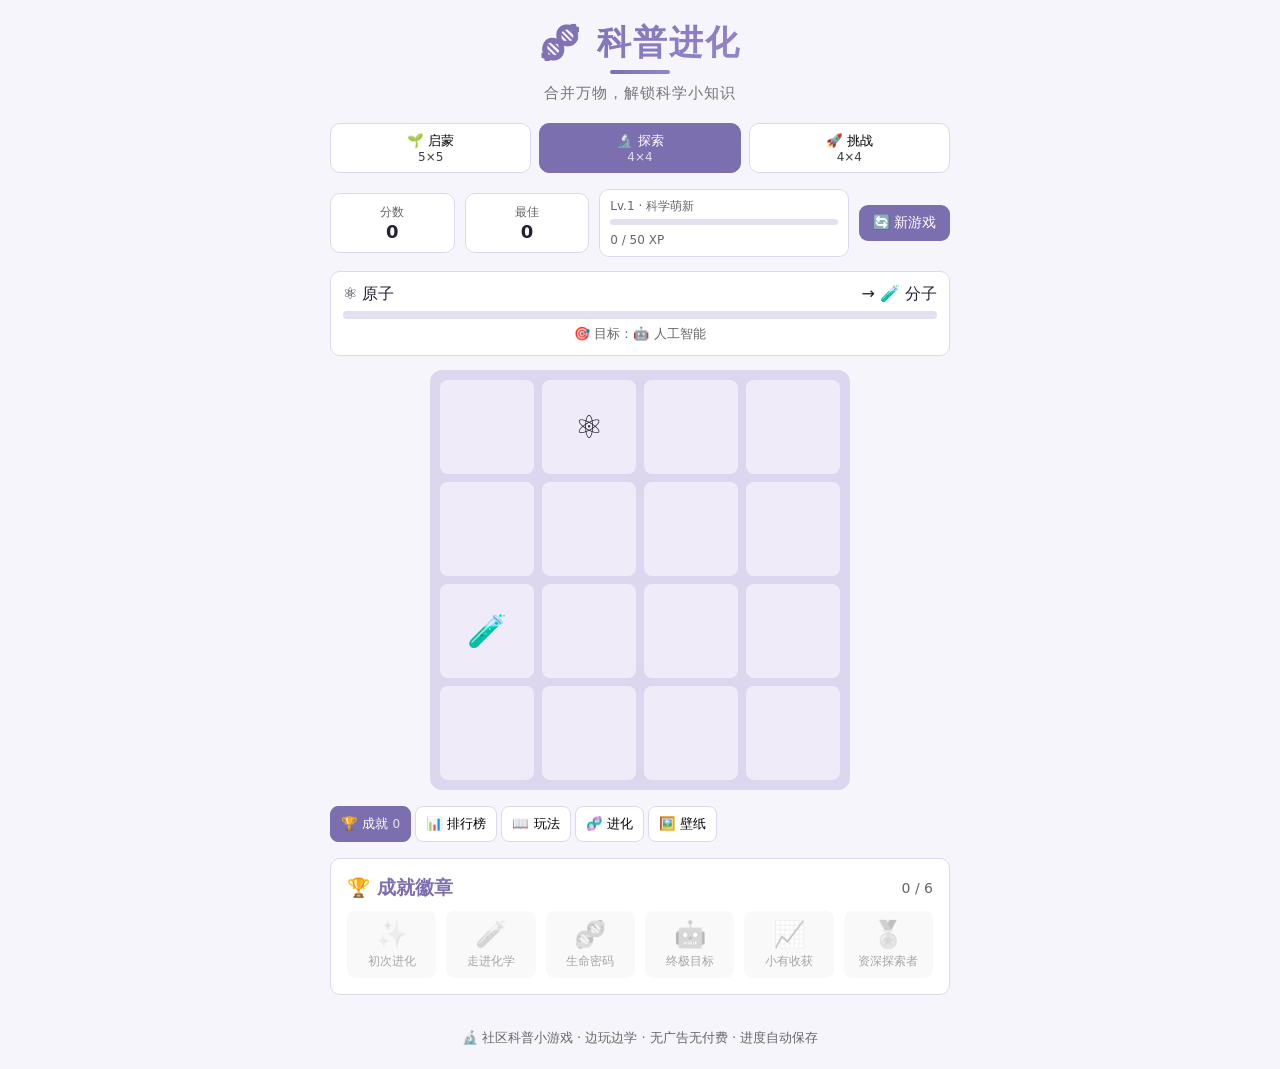
<file: assets/game/kepujinhua/index.html>
<!DOCTYPE html>
<html lang="zh-CN">
<head>
  <meta charset="UTF-8">
  <!-- 响应式视口设置 -->
  <meta name="viewport" content="width=device-width, initial-scale=1.0, maximum-scale=1.0, user-scalable=no">
  <!-- iOS Web App 能力设置 -->
  <meta name="apple-mobile-web-app-capable" content="yes">
  <!-- iOS 状态栏样式设置 -->
  <meta name="apple-mobile-web-app-status-bar-style" content="white">
  <meta name="theme-color" content="#7B6FB0">
  <link rel="icon" href="data:image/svg+xml,<svg xmlns='http://www.w3.org/2000/svg' viewBox='0 0 100 100'><text y='.9em' font-size='90'>🧬</text></svg>">
  <title>科学进化2048 · 社区科普小游戏</title>
  <!-- 禁止微信自动调整字体大小，防止布局错乱 -->
  <style>body{-webkit-text-size-adjust:100%;}</style>
  <style>
    :root{
      --primary:#7B6FB0;
      --primary-light:#9486cc;
      --primary-dark:#635896;
      --bg:#f7f5fc;
      --card:#ffffff;
      --text:#222233;
      --text-light:#666;
      --border:#ddd8ee;
      --danger:#e26363;
      --success:#48b878;
    }
    *{margin:0;padding:0;box-sizing:border-box;font-family:system-ui,-apple-system,Segoe UI,Roboto,sans-serif;}
    body{background:var(--bg);color:var(--text);padding:12px 8px;min-height:100vh;transition: background 0.4s;}
    .app{max-width:620px;margin:0 auto;}
    .header{text-align:center;margin:8px 0 20px;}
    .title{
      font-size:34px;
      font-weight:800;
      color:var(--primary);
      margin-bottom:10px;
      letter-spacing:2px;
      background:linear-gradient(135deg,var(--primary) 0%,var(--primary-light) 100%);
      -webkit-background-clip:text;
      background-clip:text;
      -webkit-text-fill-color:transparent;
      display:inline-block;
      position:relative;
      padding-bottom:8px;
    }
    .title::after{
      content:"";
      position:absolute;
      left:50%;bottom:0;
      transform:translateX(-50%);
      width:60px;height:4px;
      background:linear-gradient(90deg,var(--primary),var(--primary-light));
      border-radius:99px;
    }
    .subtitle{
      color:var(--text-light);
      font-size:15px;
      font-weight:500;
      letter-spacing:1px;
      opacity:0.9;
    }

    .difficulty-bar{display:flex;gap:8px;margin:16px 0;}
    .diff-btn{flex:1;padding:8px 4px;border:1px solid var(--border);border-radius:10px;background:#fff;cursor:pointer;transition:0.2s;}
    .diff-btn.active{background:var(--primary);color:#fff;border-color:var(--primary);}
    .diff-btn small{opacity:0.75;display:block;font-size:12px;}

    .scoreboard{display:grid;grid-template-columns:1fr 1fr 2fr auto;gap:10px;margin-bottom:14px;align-items:center;}
    .score-box{text-align:center;background:var(--card);padding:10px 6px;border-radius:10px;border:1px solid var(--border);}
    .score-label{display:block;font-size:12px;color:var(--text-light);}
    .score-value{font-size:18px;font-weight:bold;}
    .level-box{padding:8px 10px;text-align:left;}
    .xp-bar{width:100%;height:6px;background:#e3e0f2;border-radius:99px;margin:4px 0;}
    .xp-fill{height:100%;background:var(--primary);border-radius:99px;width:0%;transition:0.3s;}
    .xp-text{font-size:12px;color:var(--text-light);}

    .btn{border:none;border-radius:9px;padding:9px 14px;cursor:pointer;font-size:14px;transition:.2s;}
    .btn-primary{background:var(--primary);color:#fff;}
    .btn-primary:hover{background:var(--primary-dark);}
    .btn-secondary{background:#e9e5f6;color:#333;}

    .progress-bar{background:#fff;border:1px solid var(--border);border-radius:10px;padding:12px;margin-bottom:14px;}
    .progress-info{display:flex;justify-content:space-between;margin-bottom:6px;font-weight:500;}
    .progress-track{width:100%;height:8px;background:#e3e0f2;border-radius:99px;}
    .progress-fill{height:100%;background:var(--primary);border-radius:99px;width:0%;transition:.3s;}
    .progress-hint{margin-top:6px;font-size:13px;color:var(--text-light);text-align:center;}

    .board-wrap{position:relative;margin-bottom:16px;}
    .board{background:#dcd7ee;border-radius:12px;padding:10px;display:grid;gap:8px;margin:0 auto;width:min(92vw,420px);aspect-ratio:1/1;grid-template-columns: repeat(4,1fr);}
    .cell{
      background:#efebf8;
      border-radius:8px;
      display:flex;
      align-items:center;
      justify-content:center;
      font-weight:bold;
      font-size:clamp(22px,5vw,32px);
      transition:.15s;
      aspect-ratio:1/1;
    }
    .overlay{position:absolute;inset:0;background:rgba(0,0,0,0.6);border-radius:12px;display:flex;align-items:center;justify-content:center;}
    .overlay-content{background:#fff;border-radius:12px;padding:24px;text-align:center;width:86%;max-width:320px;}
    .overlay-emoji{font-size:48px;margin-bottom:10px;}

    .tabs{display:flex;gap:4px;margin-bottom:12px;overflow-x:auto;padding-bottom:4px;}
    .tab-btn{white-space:nowrap;border:1px solid var(--border);background:#fff;padding:8px 10px;border-radius:8px;cursor:pointer;}
    .tab-btn.active{background:var(--primary);color:#fff;border-color:var(--primary);}
    .tab-count{font-size:12px;opacity:0.8;}
    .tab-panel{display:none;background:#fff;border:1px solid var(--border);border-radius:10px;padding:16px;margin-bottom:12px;}
    .tab-panel.active{display:block;}
    .tab-panel h3{margin-bottom:10px;color:var(--primary);display:flex;justify-content:space-between;align-items:center;}
    .ach-progress{font-size:14px;color:var(--text-light);font-weight:normal;}

    .achievement-grid{display:grid;grid-template-columns:repeat(auto-fill,minmax(80px,1fr));gap:10px;margin-top:10px;}
    .ach-item{text-align:center;padding:8px;border-radius:8px;background:#f4f1fc;}
    .ach-item.locked{opacity:0.4;filter:grayscale(1);}
    .leaderboard-list{margin:10px 0;}
    .leader-item{display:flex;justify-content:space-between;padding:6px 0;border-bottom:1px solid #eee;}
    .path-items{display:flex;flex-wrap:wrap;gap:8px;margin-top:10px;}
    .evo-item{padding:6px 10px;background:#f4f1fc;border-radius:6px;}

    .wallpaper-select{display:flex;gap:6px;flex-wrap:wrap;margin-top:8px;}
    .wall-btn{width:44px;height:44px;border-radius:6px;border:2px solid transparent;cursor:pointer;}
    .wall-btn.active{border-color:#7B6FB0;}

    .footer{text-align:center;margin-top:24px;font-size:13px;color:var(--text-light);padding:10px 0;}

    /* 弹窗Modal */
    .modal{position:fixed;inset:0;display:none;align-items:center;justify-content:center;z-index:999;}
    .modal-backdrop{position:absolute;inset:0;background:rgba(0,0,0,0.65);}
    .modal-card{position:relative;background:#fff;border-radius:14px;padding:22px;width:min(90vw,420px);z-index:2;}
    .modal-emoji{text-align:center;font-size:46px;margin-bottom:8px;}
    .modal-badge{text-align:center;color:var(--primary);font-weight:bold;font-size:15px;}
    .modal-divider{height:1px;background:#ddd;margin:12px 0;}
    .modal-fact{line-height:1.6;margin:8px 0;color:#333;}
    .modal-meta{text-align:center;font-size:13px;color:var(--text-light);margin:6px 0;}
    .modal-desc{color:#444;line-height:1.5;text-align:center;margin:8px 0;}
    .modal-xp{text-align:center;color:var(--success);font-weight:bold;margin:8px 0;font-size:16px;}
    .modal-btn{width:100%;margin-top:12px;}
    .name-input{width:100%;padding:10px;border:1px solid var(--border);border-radius:8px;margin:12px 0;font-size:15px;}
  </style>
</head>
<body>
  <div class="app">

    <header class="header">
      <h1 class="title">🧬 科普进化</h1>
      <p class="subtitle">合并万物，解锁科学小知识</p>
    </header>

    <div class="difficulty-bar" id="difficultyBar">
      <button class="diff-btn" data-diff="easy">🌱 启蒙<br><small>5×5</small></button>
      <button class="diff-btn active" data-diff="medium">🔬 探索<br><small>4×4</small></button>
      <button class="diff-btn" data-diff="hard">🚀 挑战<br><small>4×4</small></button>
    </div>

    <div class="scoreboard">
      <div class="score-box">
        <span class="score-label">分数</span>
        <span class="score-value" id="score">0</span>
      </div>
      <div class="score-box">
        <span class="score-label">最佳</span>
        <span class="score-value" id="best">0</span>
      </div>
      <div class="score-box level-box">
        <span class="score-label">Lv.<span id="levelNum">1</span> · <span id="levelTitle">科学萌新</span></span>
        <div class="xp-bar"><div class="xp-fill" id="xpFill"></div></div>
        <span class="xp-text" id="xpText">0 / 50 XP</span>
      </div>
      <button class="btn btn-primary" id="newGame" aria-label="重新开始">🔄 新游戏</button>
    </div>

    <div class="progress-bar" aria-label="进化进度">
      <div class="progress-info">
        <span id="currentTier">⚛️ 原子</span>
        <span id="nextTier">→ 🧪 分子</span>
      </div>
      <div class="progress-track">
        <div class="progress-fill" id="progressFill"></div>
      </div>
      <div class="progress-hint" id="progressHint">🎯 目标：🤖 人工智能</div>
    </div>

    <div class="board-wrap">
      <div class="board" id="board" role="grid" aria-label="游戏棋盘"></div>
      <div class="overlay" id="overlay" style="display:none;">
        <div class="overlay-content">
          <div class="overlay-emoji" id="overlayEmoji">🎓</div>
          <h2 id="overlayTitle">探索结束</h2>
          <p id="overlayText"></p>
          <div class="overlay-stats" id="overlayStats"></div>
          <button class="btn btn-primary" id="overlayBtn">🔄 再玩一次</button>
        </div>
      </div>
    </div>

    <div class="tabs">
      <button class="tab-btn active" data-tab="achievements">🏆 成就 <span class="tab-count" id="achCount">0</span></button>
      <button class="tab-btn" data-tab="leaderboard">📊 排行榜</button>
      <button class="tab-btn" data-tab="instructions">📖 玩法</button>
      <button class="tab-btn" data-tab="evolution">🧬 进化</button>
      <button class="tab-btn" data-tab="wallpaper">🖼️ 壁纸</button>
    </div>

    <section class="tab-panel active" id="tab-achievements">
      <h3>🏆 成就徽章 <span class="ach-progress" id="achProgress">0 / 21</span></h3>
      <div class="achievement-grid" id="achievementGrid"></div>
    </section>

    <section class="tab-panel" id="tab-leaderboard">
      <h3>📊 本地排行榜 <span class="ach-progress" id="lbCount">0</span></h3>
      <div class="leaderboard-list" id="leaderboardList"></div>
      <button class="btn btn-secondary" id="clearLbBtn">🗑️ 清空排行榜</button>
    </section>

    <section class="tab-panel" id="tab-instructions">
      <h3>📖 玩法说明</h3>
      <p>用 <strong>方向键 / WASD</strong> 或 <strong>手指滑动</strong> 控制元素移动。</p>
      <p>两个<strong>相同的科学元素</strong>相遇会合并进化为下一阶段！</p>
      <p>每次首次进化到新阶段，弹出<strong>趣味科普知识</strong>，边玩边学。</p>
      <p>完成合并获得 <strong>经验值 (XP)</strong>，提升等级解锁头衔。</p>
      <p>达成里程碑获得 <strong>成就徽章</strong>，分数进入 <strong>本地排行榜</strong>。</p>
      <p>🎯 选择难度，完成目标进化阶段即可通关！进度自动保存。</p>
    </section>

    <section class="tab-panel" id="tab-evolution">
      <h3>🧬 进化之路</h3>
      <div class="path-items" id="pathItems"></div>
    </section>

    <section class="tab-panel" id="tab-wallpaper">
      <h3>🖼️ 背景壁纸切换</h3>
      <p>选择页面背景颜色/风格，自动保存设置</p>
      <div class="wallpaper-select" id="wallSelect"></div>
    </section>

    <footer class="footer">
      <p>🔬 社区科普小游戏 · 边玩边学 · 无广告无付费 · 进度自动保存</p>
    </footer>
  </div>

  <div class="modal" id="scienceModal" style="display:none;">
    <div class="modal-backdrop" data-close="scienceModal"></div>
    <div class="modal-card" role="dialog" aria-modal="true">
      <div class="modal-emoji" id="modalEmoji">🧪</div>
      <div class="modal-badge" id="modalBadge">🎉 新进化达成</div>
      <h2 class="modal-title" id="modalTitle">分子</h2>
      <div class="modal-divider"></div>
      <p class="modal-fact" id="modalFact"></p>
      <div class="modal-meta" id="modalMeta">阶段 2 / 13 · 化学</div>
      <button class="btn btn-primary modal-btn" id="modalBtn">继续探索 →</button>
    </div>
  </div>

  <div class="modal" id="achievementModal" style="display:none;">
    <div class="modal-backdrop" data-close="achievementModal"></div>
    <div class="modal-card ach-modal-card">
      <div class="modal-emoji" id="achModalEmoji">🏆</div>
      <div class="modal-badge ach-badge">🎊 成就解锁</div>
      <h2 class="modal-title" id="achModalTitle">初次进化</h2>
      <p class="modal-desc" id="achModalDesc">完成第一次合并</p>
      <div class="modal-xp" id="achModalXp">+10 XP</div>
      <button class="btn btn-primary modal-btn" id="achModalBtn">太棒了！</button>
    </div>
  </div>

  <div class="modal" id="levelUpModal" style="display:none;">
    <div class="modal-backdrop" data-close="levelUpModal"></div>
    <div class="modal-card levelup-card">
      <div class="modal-emoji">🎓</div>
      <div class="modal-badge ach-badge">⭐ 等级提升</div>
      <h2 class="modal-title" id="levelUpTitle">Lv.2 好奇少年</h2>
      <p class="modal-desc">你的科学探索之路更进一层！</p>
      <button class="btn btn-primary modal-btn" id="levelUpBtn">继续探索</button>
    </div>
  </div>

  <div class="modal" id="nameModal" style="display:none;">
    <div class="modal-backdrop"></div>
    <div class="modal-card">
      <div class="modal-emoji">🏅</div>
      <div class="modal-badge ach-badge">🎉 进入排行榜</div>
      <h2 class="modal-title">恭喜上榜！</h2>
      <p class="modal-desc" id="nameModalDesc"></p>
      <input type="text" class="name-input" id="nameInput" placeholder="输入你的名字（最多10字）" maxlength="10">
      <button class="btn btn-primary modal-btn" id="nameModalBtn">确认上榜</button>
    </div>
  </div>

<script>
// ===================== DATA 进化配置 =====================
const EVOLUTION_DATA = [
  {emoji:"⚛️",name:"原子",fact:"原子是化学反应不可再分的最小微粒。"},
  {emoji:"🧪",name:"分子",fact:"分子由多个原子依靠化学键结合形成。"},
  {emoji:"🧬",name:"DNA",fact:"脱氧核糖核酸，承载生物遗传信息。"},
  {emoji:"🦠",name:"单细胞生物",fact:"单个细胞就能完成全部生命活动。"},
  {emoji:"🌱",name:"植物",fact:"依靠光合作用将光能转化为化学能。"},
  {emoji:"🐟",name:"海洋生物",fact:"地球上最早复杂生命诞生于海洋。"},
  {emoji:"🦖",name:"古生物",fact:"恐龙统治地球长达1.6亿年。"},
  {emoji:"🐒",name:"哺乳动物",fact:"依靠胎生哺乳养育后代。"},
  {emoji:"🧍",name:"人类",fact:"人类依靠大脑发展复杂文明与工具。"},
  {emoji:"🔭",name:"科学理论",fact:"科学理论依靠反复实验验证猜想。"},
  {emoji:"⚙️",name:"工业机械",fact:"机器延伸人类体力，推动工业化。"},
  {emoji:"💻",name:"计算机",fact:"依靠二进制运算处理海量信息。"},
  {emoji:"🤖",name:"人工智能",fact:"AI可以模拟人类感知、推理、学习。"},
];
const LEVEL_TITLES = [
  "科学萌新","好奇少年","探索者","实验员","研究员",
  "工程师","科学家","思想者","先驱","科学巨匠"
];
//成就列表
const ACHIEVEMENT_LIST = [
  {id:"first_merge",icon:"✨",title:"初次进化",desc:"完成第一次合并",xp:10},
  {id:"reach_molecule",icon:"🧪",title:"走进化学",desc:"进化到分子阶段",xp:15},
  {id:"reach_dna",icon:"🧬",title:"生命密码",desc:"进化到DNA阶段",xp:20},
  {id:"reach_ai",icon:"🤖",title:"终极目标",desc:"进化到人工智能",xp:100},
  {id:"score_500",icon:"📈",title:"小有收获",desc:"单局分数达到500",xp:25},
  {id:"score_2000",icon:"🏅",title:"资深探索者",desc:"单局分数达到2000",xp:40},
];
//壁纸配置
const WALLPAPERS = [
  {name:"默认",bg:"#f7f5fc"},
  {name:"浅蓝",bg:"#f0f6fc"},
  {name:"薄荷",bg:"#f0fcf6"},
  {name:"暖杏",bg:"#fcf5f0"},
  {name:"暗夜",bg:"#222233",text:"#eeeeee"}
];
// ===================== GAME 基础变量 =====================
let grid = [];
let size = 4;
let score = 0;
let bestScore = 0;
let xp = 0;
let level = 1;
let currentTierIndex = 0;
let touchX=0,touchY=0;
let difficultyMode = "medium";
let unlockedAchievements = [];
let leaderboardData = [];
let currentWallpaper = 0;
let popedTierCache = []; // 本局已经弹出科普的阶段，防止重复弹窗

const boardEl = document.getElementById("board");
const scoreEl = document.getElementById("score");
const bestEl = document.getElementById("best");
const scienceModal = document.getElementById("scienceModal");
const modalEmoji = document.getElementById("modalEmoji");
const modalTitle = document.getElementById("modalTitle");
const modalFact = document.getElementById("modalFact");
const modalMeta = document.getElementById("modalMeta");
const overlay = document.getElementById("overlay");
const overlayTitle = document.getElementById("overlayTitle");
const overlayText = document.getElementById("overlayText");
const overlayStats = document.getElementById("overlayStats");

// 读取本地存储
function loadStorage(){
  const save = localStorage.getItem("science2048_save");
  if(save){
    const data = JSON.parse(save);
    bestScore = data.best||0;
    xp = data.xp||0;
    level = data.lv||1;
    unlockedAchievements = data.achs||[];
    currentWallpaper = data.wall||0;
  }
  const lb = localStorage.getItem("science2048_rank");
  if(lb) leaderboardData = JSON.parse(lb);
  bestEl.textContent = bestScore;
  renderWallpaper();
}
function saveStorage(){
  const data = {
    best:bestScore,
    xp:xp,
    lv:level,
    achs:unlockedAchievements,
    wall:currentWallpaper
  };
  localStorage.setItem("science2048_save",JSON.stringify(data));
  localStorage.setItem("science2048_rank",JSON.stringify(leaderboardData));
}

// Tab切换逻辑
document.querySelectorAll(".tab-btn").forEach(btn=>{
  btn.onclick = ()=>{
    const tabId = btn.dataset.tab;
    document.querySelectorAll(".tab-btn").forEach(b=>b.classList.remove("active"));
    document.querySelectorAll(".tab-panel").forEach(p=>p.classList.remove("active"));
    btn.classList.add("active");
    document.getElementById("tab-"+tabId).classList.add("active");
    if(tabId==="achievements") renderAchievements();
    if(tabId==="evolution") renderEvolutionPath();
    if(tabId==="leaderboard") renderLeaderboard();
    if(tabId==="wallpaper") renderWallSelector();
  }
})

// 难度切换
document.querySelectorAll(".diff-btn").forEach(btn=>{
  btn.onclick=()=>{
    document.querySelectorAll(".diff-btn").forEach(b=>b.classList.remove("active"));
    btn.classList.add("active");
    difficultyMode = btn.dataset.diff;
    if(difficultyMode==="easy") size=5;
    else size=4;
    initGame();
  }
})

document.getElementById("newGame").onclick = initGame;
document.getElementById("overlayBtn").onclick = initGame;
document.getElementById("modalBtn").onclick = ()=>{
  scienceModal.style.display = "none";
};
document.getElementById("clearLbBtn").onclick = ()=>{
  leaderboardData = [];
  saveStorage();
  renderLeaderboard();
}

// 初始化游戏
function initGame(){
  score = 0;
  scoreEl.textContent=0;
  grid = Array(size).fill().map(()=>Array(size).fill(0));
  spawnCell();
  spawnCell();
  overlay.style.display = "none";
  popedTierCache = []; // 新游戏重置弹窗记录
  renderBoard();
}

// 随机生成格子 hard模式降低高级方块概率
function spawnCell(){
  const empty = [];
  for(let i=0;i<size;i++)for(let j=0;j<size;j++)if(grid[i][j]===0)empty.push([i,j]);
  if(!empty.length)return false;
  const [r,c] = empty[Math.floor(Math.random()*empty.length)];
  let val = 1;
  if(difficultyMode==="hard"){
    const rand = Math.random();
    val = rand<0.12 ? 2 : 1;
  }else{
    const rand = Math.random();
    val = rand<0.2 ? 2 :1;
  }
  grid[r][c]=val;
  return true;
}

// 渲染棋盘
function renderBoard(){
  boardEl.style.gridTemplateColumns = `repeat(${size},1fr)`;
  boardEl.innerHTML="";
  for(let i=0;i<size;i++){
    for(let j=0;j<size;j++){
      const cell = document.createElement("div");
      cell.className="cell";
      const val = grid[i][j];
      if(val>0){
        const tier = EVOLUTION_DATA[Math.min(val-1,EVOLUTION_DATA.length-1)];
        cell.textContent = tier.emoji;
      }
      boardEl.appendChild(cell);
    }
  }
}

// 合并单行核心方法
function slideRow(row){
  let arr = row.filter(v=>v!==0);
  let addScore = 0;
  let newEvolve = false;
  for(let i=0;i<arr.length-1;i++){
    if(arr[i] === arr[i+1]){
      arr[i]++;
      addScore += 10;
      newEvolve = true;
      arr.splice(i+1,1);
    }
  }
  while(arr.length < size) arr.push(0);
  return {newRow:arr,addScore,newEvolve};
}

// 显示科普弹窗
function showSciencePop(index){
  const item = EVOLUTION_DATA[index];
  modalEmoji.textContent = item.emoji;
  modalTitle.textContent = item.name;
  modalFact.textContent = item.fact;
  modalMeta.textContent = `阶段 ${index+1} / ${EVOLUTION_DATA.length}`;
  scienceModal.style.display = "flex";
  checkAchievement("first_merge");
  // 阶段成就判断
  if(index === 1) checkAchievement("reach_molecule");
  if(index === 2) checkAchievement("reach_dna");
  if(index === 12) checkAchievement("reach_ai");
}

// 成就解锁
function checkAchievement(achId){
  const ach = ACHIEVEMENT_LIST.find(x=>x.id===achId);
  if(!ach)return;
  if(unlockedAchievements.includes(achId))return;
  unlockedAchievements.push(achId);
  xp += ach.xp;
  checkLevelUp();
  saveStorage();
  //弹出成就弹窗
  document.getElementById("achModalEmoji").textContent = ach.icon;
  document.getElementById("achModalTitle").textContent = ach.title;
  document.getElementById("achModalDesc").textContent = ach.desc;
  document.getElementById("achModalXp").textContent = `+${ach.xp} XP`;
  document.getElementById("achievementModal").style.display="flex";
}
document.getElementById("achModalBtn").onclick = ()=>{
  document.getElementById("achievementModal").style.display="none";
}

//等级升级
function checkLevelUp(){
  const needXp = level*50;
  if(xp >= needXp && level<LEVEL_TITLES.length){
    level++;
    const modal = document.getElementById("levelUpModal");
    document.getElementById("levelUpTitle").textContent = `Lv.${level} ${LEVEL_TITLES[level-1]}`;
    modal.style.display="flex";
  }
  updateXPUI();
}
document.getElementById("levelUpBtn").onclick = ()=>{
  document.getElementById("levelUpModal").style.display="none";
}
function updateXPUI(){
  const needXp = level*50;
  const prevNeed = (level-1)*50;
  const progress = ((xp-prevNeed)/(needXp-prevNeed))*100;
  document.getElementById("xpFill").style.width = Math.min(progress,100)+"%";
  document.getElementById("xpText").textContent = `${xp} / ${needXp} XP`;
  document.getElementById("levelNum").textContent = level;
  document.getElementById("levelTitle").textContent = LEVEL_TITLES[Math.min(level-1,LEVEL_TITLES.length-1)];
}

// 棋盘旋转
function rotateGrid(g){
  let n = g.length;
  let res = Array(n).fill().map(()=>Array(n).fill(0));
  for(let i=0;i<n;i++){
    for(let j=0;j<n;j++){
      res[j][n-1-i] = g[i][j];
    }
  }
  return res;
}

// 判断是否还有可移动空间（游戏结束检测）
function canMove(){
  for(let i=0;i<size;i++){
    for(let j=0;j<size;j++){
      if(grid[i][j]===0) return true;
      //左右
      if(j+1<size && grid[i][j]===grid[i][j+1]) return true;
      //上下
      if(i+1<size && grid[i][j]===grid[i+1][j]) return true;
    }
  }
  return false;
}

// 移动逻辑（修复科普弹窗触发+防重复）
function move(direction){
  if(!direction)return;
  let moved = false;
  let addTotal = 0;
  let tempGrid = JSON.parse(JSON.stringify(grid));
  let triggerEvolvePopup = false;

  // 旋转处理方向，统一向左滑动
  if(direction === "up") tempGrid = rotateGrid(rotateGrid(rotateGrid(tempGrid)));
  if(direction === "right") tempGrid = rotateGrid(rotateGrid(tempGrid));
  if(direction === "down") tempGrid = rotateGrid(tempGrid);

  // 每行向左合并
  for(let r=0;r<size;r++){
    const res = slideRow(tempGrid[r]);
    if(JSON.stringify(tempGrid[r]) !== JSON.stringify(res.newRow)){
      moved = true;
      tempGrid[r] = res.newRow;
      addTotal += res.addScore;
      if(res.newEvolve) triggerEvolvePopup = true;
    }
  }

  // 旋转还原
  if(direction === "up") tempGrid = rotateGrid(tempGrid);
  if(direction === "right") tempGrid = rotateGrid(rotateGrid(tempGrid));
  if(direction === "down") tempGrid = rotateGrid(rotateGrid(rotateGrid(tempGrid)));

  if(moved){
    grid = tempGrid;
    score += addTotal;
    scoreEl.textContent = score;
    if(score>bestScore){
      bestScore = score;
      bestEl.textContent = bestScore;
    }
    spawnCell();
    renderBoard();

    // ==========检测最高进化等级，控制弹窗==========
    let highestTier = 0;
    for(let i=0;i<size;i++){
      for(let j=0;j<size;j++){
        if(grid[i][j] > highestTier) highestTier = grid[i][j];
      }
    }
    const tierIndex = Math.min(highestTier - 1, EVOLUTION_DATA.length - 1);
    // 条件：发生合并 && 当前阶段本局还没弹过
    if(triggerEvolvePopup && !popedTierCache.includes(tierIndex)){
      popedTierCache.push(tierIndex); // 标记已弹出
      setTimeout(()=>{
        showSciencePop(tierIndex);
      },250);
    }

    setTimeout(()=>{
      if(!canMove()) gameOver();
    },100);
  }
}

//游戏结束弹窗
function gameOver(){
  overlay.style.display = "flex";
  overlayTitle.textContent = "探索结束！";
  overlayText.textContent = "棋盘无法继续移动";
  overlayStats.textContent = `本局得分：${score}｜历史最高：${bestScore}`;
  //弹出上榜输入框
  setTimeout(()=>{
    document.getElementById("nameModalDesc").textContent = `本局分数：${score}`;
    document.getElementById("nameModal").style.display="flex";
  },600);
}
document.getElementById("nameModalBtn").onclick = ()=>{
  const name = document.getElementById("nameInput").value.trim() || "匿名探索者";
  leaderboardData.push({name,score,time:Date.now()});
  leaderboardData.sort((a,b)=>b.score-a.score);
  leaderboardData = leaderboardData.slice(0,10);
  saveStorage();
  document.getElementById("nameModal").style.display="none";
  document.getElementById("nameInput").value = "";
}

//渲染进化之路面板
function renderEvolutionPath(){
  const wrap = document.getElementById("pathItems");
  wrap.innerHTML="";
  EVOLUTION_DATA.forEach(item=>{
    const div = document.createElement("div");
    div.className="evo-item";
    div.textContent = `${item.emoji} ${item.name}`;
    wrap.appendChild(div);
  })
}

//渲染成就面板
function renderAchievements(){
  const wrap = document.getElementById("achievementGrid");
  wrap.innerHTML="";
  ACHIEVEMENT_LIST.forEach(ach=>{
    const div = document.createElement("div");
    div.className = "ach-item "+(unlockedAchievements.includes(ach.id)?"":"locked");
    div.innerHTML = `<div style="font-size:26px">${ach.icon}</div><div style="font-size:12px;margin-top:4px">${ach.title}</div>`;
    wrap.appendChild(div);
  })
  document.getElementById("achCount").textContent = unlockedAchievements.length;
  document.getElementById("achProgress").textContent = `${unlockedAchievements.length} / ${ACHIEVEMENT_LIST.length}`;
}

//渲染排行榜
function renderLeaderboard(){
  const wrap = document.getElementById("leaderboardList");
  wrap.innerHTML="";
  if(leaderboardData.length===0){
    wrap.innerHTML="<p>暂无记录，快来挑战！</p>";
  }else{
    leaderboardData.forEach((item,idx)=>{
      const div = document.createElement("div");
      div.className="leader-item";
      div.innerHTML = `<span>${idx+1}. ${item.name}</span><span>${item.score}分</span>`;
      wrap.appendChild(div);
    })
  }
  document.getElementById("lbCount").textContent = leaderboardData.length;
}

//壁纸渲染
function renderWallpaper(){
  const wall = WALLPAPERS[currentWallpaper];
  document.body.style.background = wall.bg;
  if(wall.text) document.body.style.color = wall.text;
  else document.body.style.color = "#222233";
}
function renderWallSelector(){
  const wrap = document.getElementById("wallSelect");
  wrap.innerHTML="";
  WALLPAPERS.forEach((w,idx)=>{
    const btn = document.createElement("button");
    btn.className = "wall-btn "+(idx===currentWallpaper?"active":"");
    btn.style.background = w.bg;
    btn.title = w.name;
    btn.onclick = ()=>{
      currentWallpaper = idx;
      renderWallpaper();
      saveStorage();
      renderWallSelector();
    }
    wrap.appendChild(btn);
  })
}

// 键盘监听
document.addEventListener("keydown",e=>{
  let dir = "";
  if(["ArrowUp","w","W"].includes(e.key)) dir="up";
  if(["ArrowDown","s","S"].includes(e.key)) dir="down";
  if(["ArrowLeft","a","A"].includes(e.key)) dir="left";
  if(["ArrowRight","d","D"].includes(e.key)) dir="right";
  if(dir) {
    e.preventDefault();
    move(dir);
  }
})

// 触屏滑动
boardEl.addEventListener("touchstart",e=>{
  touchX=e.touches[0].clientX;
  touchY=e.touches[0].clientY;
})
boardEl.addEventListener("touchend",e=>{
  const dx = e.changedTouches[0].clientX-touchX;
  const dy = e.changedTouches[0].clientY-touchY;
  if(Math.abs(dx)>Math.abs(dy)){
    move(dx>30?"right":dx<-30?"left":"");
  }else{
    move(dy>30?"down":dy<-30?"up":"");
  }
})

// 点击 modal 背景关闭弹窗（data-close 属性处理）
document.querySelectorAll("[data-close]").forEach(el=>{
  el.onclick = ()=>{
    const id = el.dataset.close;
    document.getElementById(id).style.display = "none";
  }
})

// ESC 键关闭所有弹窗
document.addEventListener("keydown",e=>{
  if(e.key==="Escape"){
    document.querySelectorAll(".modal").forEach(m=>m.style.display="none");
  }
})

// 启动
loadStorage();
initGame();
updateXPUI();
renderEvolutionPath();
renderAchievements();
renderLeaderboard();
renderWallSelector();
</script>
</body>
</html>
</file>
